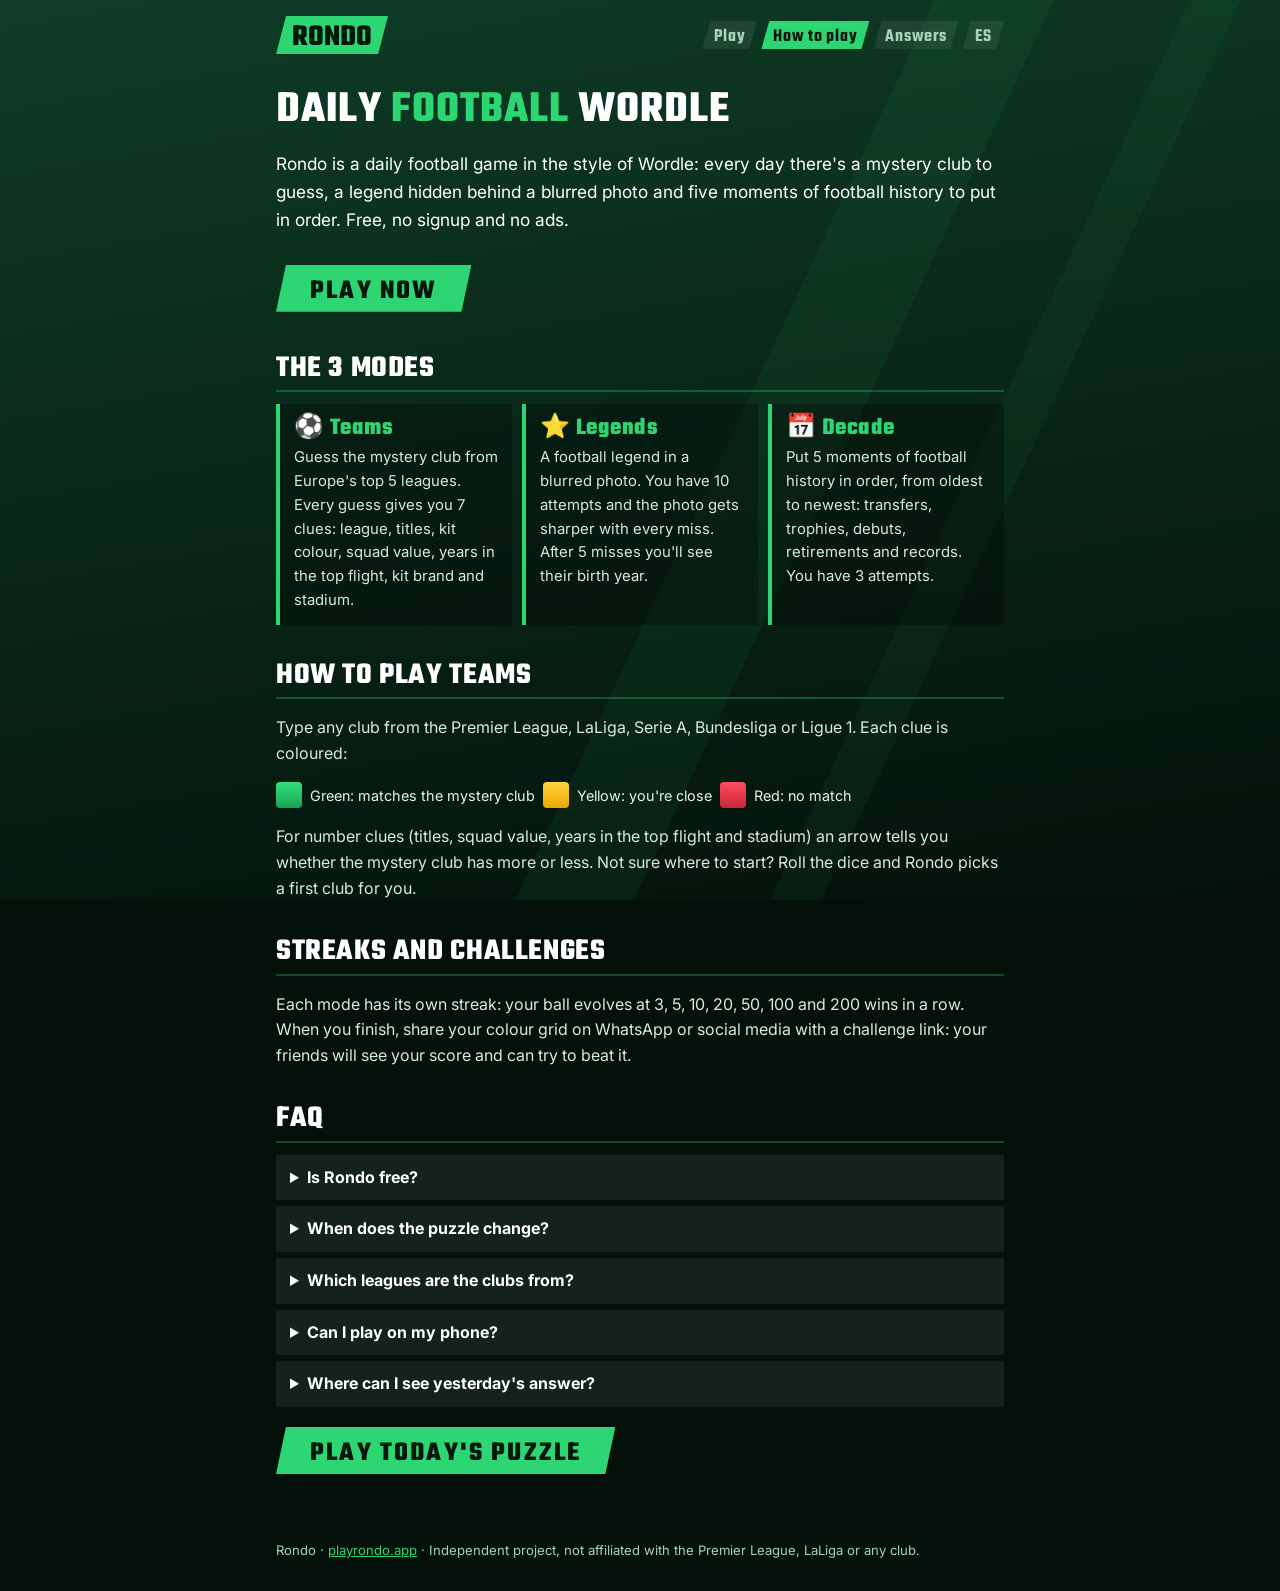
<file: football-wordle/index.html>
<!DOCTYPE html>
<html lang="en">
<head>
    <meta charset="UTF-8">
    <meta name="viewport" content="width=device-width, initial-scale=1.0">
    <title>Daily Football Wordle: guess the club, the legend and the history | Rondo</title>
    <meta name="description" content="Rondo is a free football Wordle: guess the mystery club from 7 clues every day, recognise a legend from a blurred photo and put football history in order. No signup.">
    <link rel="canonical" href="https://playrondo.app/football-wordle/">
    <link rel="alternate" hreflang="en" href="https://playrondo.app/football-wordle/">
    <link rel="alternate" hreflang="es" href="https://playrondo.app/wordle-de-futbol/">
    <link rel="alternate" hreflang="x-default" href="https://playrondo.app/">

    <link rel="icon" href="/favicon.ico" sizes="any">
    <link rel="apple-touch-icon" href="/icons/apple-touch-icon.png">
    <meta name="theme-color" content="#0f3d27">

    <meta property="og:type" content="website">
    <meta property="og:site_name" content="Rondo">
    <meta property="og:url" content="https://playrondo.app/football-wordle/">
    <meta property="og:title" content="Daily Football Wordle | Rondo">
    <meta property="og:description" content="Guess the mystery club, the blurred legend and put football history in order. A new challenge every day, free and no signup.">
    <meta property="og:image" content="https://playrondo.app/icons/og-image.jpg">
    <meta name="twitter:card" content="summary_large_image">

    <link rel="preconnect" href="https://fonts.googleapis.com">
    <link rel="preconnect" href="https://fonts.gstatic.com" crossorigin>
    <link href="https://fonts.googleapis.com/css2?family=Inter:wght@400;600;800&family=Teko:wght@600;700&display=swap" rel="stylesheet">
    <link rel="stylesheet" href="/pages/pages.css">

    <!-- Google Analytics -->
    <script async src="https://www.googletagmanager.com/gtag/js?id=G-FS0NJZW97X"></script>
    <script>
        window.dataLayer = window.dataLayer || [];
        function gtag(){dataLayer.push(arguments);}
        gtag('js', new Date());
        gtag('config', 'G-FS0NJZW97X', { 'anonymize_ip': true });
    </script>

    <script type="application/ld+json">
    {
        "@context": "https://schema.org",
        "@type": "FAQPage",
        "mainEntity": [
            { "@type": "Question", "name": "Is Rondo free?", "acceptedAnswer": { "@type": "Answer", "text": "Yes. Rondo is free, with no signup and no ads." } },
            { "@type": "Question", "name": "When does the puzzle change?", "acceptedAnswer": { "@type": "Answer", "text": "Every day at midnight there is a new club, a new legend and 5 new history events, the same for every player." } },
            { "@type": "Question", "name": "Which leagues are the clubs from?", "acceptedAnswer": { "@type": "Answer", "text": "From Europe's top 5 leagues in the 2026-27 season: Premier League, LaLiga, Serie A, Bundesliga and Ligue 1." } },
            { "@type": "Question", "name": "Where can I see yesterday's answer?", "acceptedAnswer": { "@type": "Answer", "text": "On Rondo's answers page: playrondo.app/answers/" } }
        ]
    }
    </script>
</head>
<body>
    <header class="site-header">
        <a class="logo-link" href="/"><span class="ron">RONDO</span></a>
        <nav class="site-nav">
            <a href="/">Play</a>
            <a href="/football-wordle/" class="current">How to play</a>
            <a href="/answers/">Answers</a>
            <a href="/wordle-de-futbol/" hreflang="es">ES</a>
        </nav>
    </header>

    <main>
        <h1>Daily <em>football</em> Wordle</h1>
        <p class="lead">Rondo is a daily football game in the style of Wordle: every day there's a mystery club to guess, a legend hidden behind a blurred photo and five moments of football history to put in order. Free, no signup and no ads.</p>
        <a class="cta" href="/">Play now</a>

        <h2>The 3 modes</h2>
        <div class="modes">
            <section class="mode-card">
                <h3>⚽ Teams</h3>
                <p>Guess the mystery club from Europe's top 5 leagues. Every guess gives you 7 clues: league, titles, kit colour, squad value, years in the top flight, kit brand and stadium.</p>
            </section>
            <section class="mode-card">
                <h3>⭐ Legends</h3>
                <p>A football legend in a blurred photo. You have 10 attempts and the photo gets sharper with every miss. After 5 misses you'll see their birth year.</p>
            </section>
            <section class="mode-card">
                <h3>📅 Decade</h3>
                <p>Put 5 moments of football history in order, from oldest to newest: transfers, trophies, debuts, retirements and records. You have 3 attempts.</p>
            </section>
        </div>

        <h2>How to play Teams</h2>
        <p>Type any club from the Premier League, LaLiga, Serie A, Bundesliga or Ligue 1. Each clue is coloured:</p>
        <div class="clues">
            <span class="clue"><i class="g"></i> Green: matches the mystery club</span>
            <span class="clue"><i class="y"></i> Yellow: you're close</span>
            <span class="clue"><i class="r"></i> Red: no match</span>
        </div>
        <p>For number clues (titles, squad value, years in the top flight and stadium) an arrow tells you whether the mystery club has more or less. Not sure where to start? Roll the dice and Rondo picks a first club for you.</p>

        <h2>Streaks and challenges</h2>
        <p>Each mode has its own streak: your ball evolves at 3, 5, 10, 20, 50, 100 and 200 wins in a row. When you finish, share your colour grid on WhatsApp or social media with a challenge link: your friends will see your score and can try to beat it.</p>

        <h2>FAQ</h2>
        <div class="faq">
            <details><summary>Is Rondo free?</summary><p>Yes. It's free, with no signup and no ads.</p></details>
            <details><summary>When does the puzzle change?</summary><p>Every day at midnight there's a new club, a new legend and 5 new history events, the same for every player.</p></details>
            <details><summary>Which leagues are the clubs from?</summary><p>From Europe's top 5 leagues in the 2026-27 season: Premier League, LaLiga, Serie A, Bundesliga and Ligue 1 (96 clubs).</p></details>
            <details><summary>Can I play on my phone?</summary><p>Yes, and you can add Rondo to your home screen to open it like an app.</p></details>
            <details><summary>Where can I see yesterday's answer?</summary><p>On Rondo's <a href="/answers/">answers page</a>. We only show finished days, never today's puzzle.</p></details>
        </div>

        <a class="cta" href="/">Play today's puzzle</a>
    </main>

    <footer class="site-footer">Rondo · <a href="/">playrondo.app</a> · Independent project, not affiliated with the Premier League, LaLiga or any club.</footer>
</body>
</html>
</file>
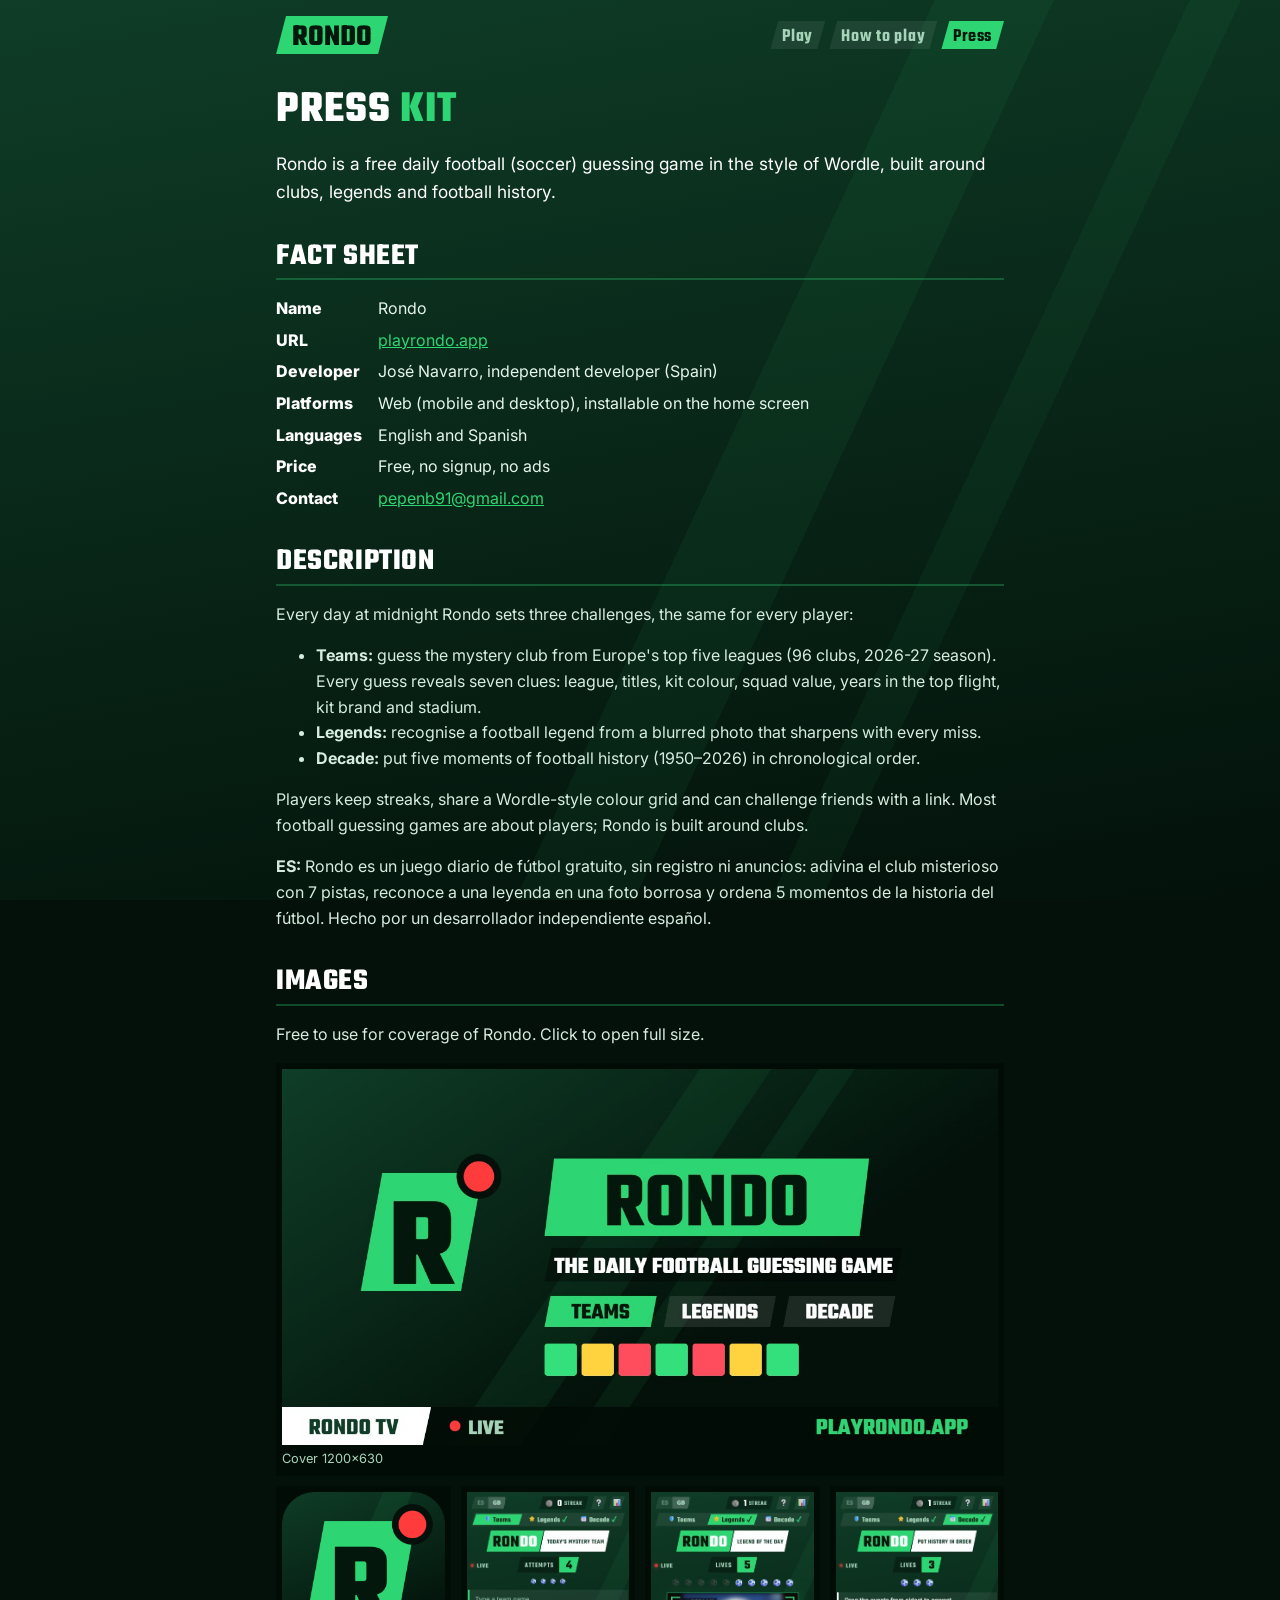
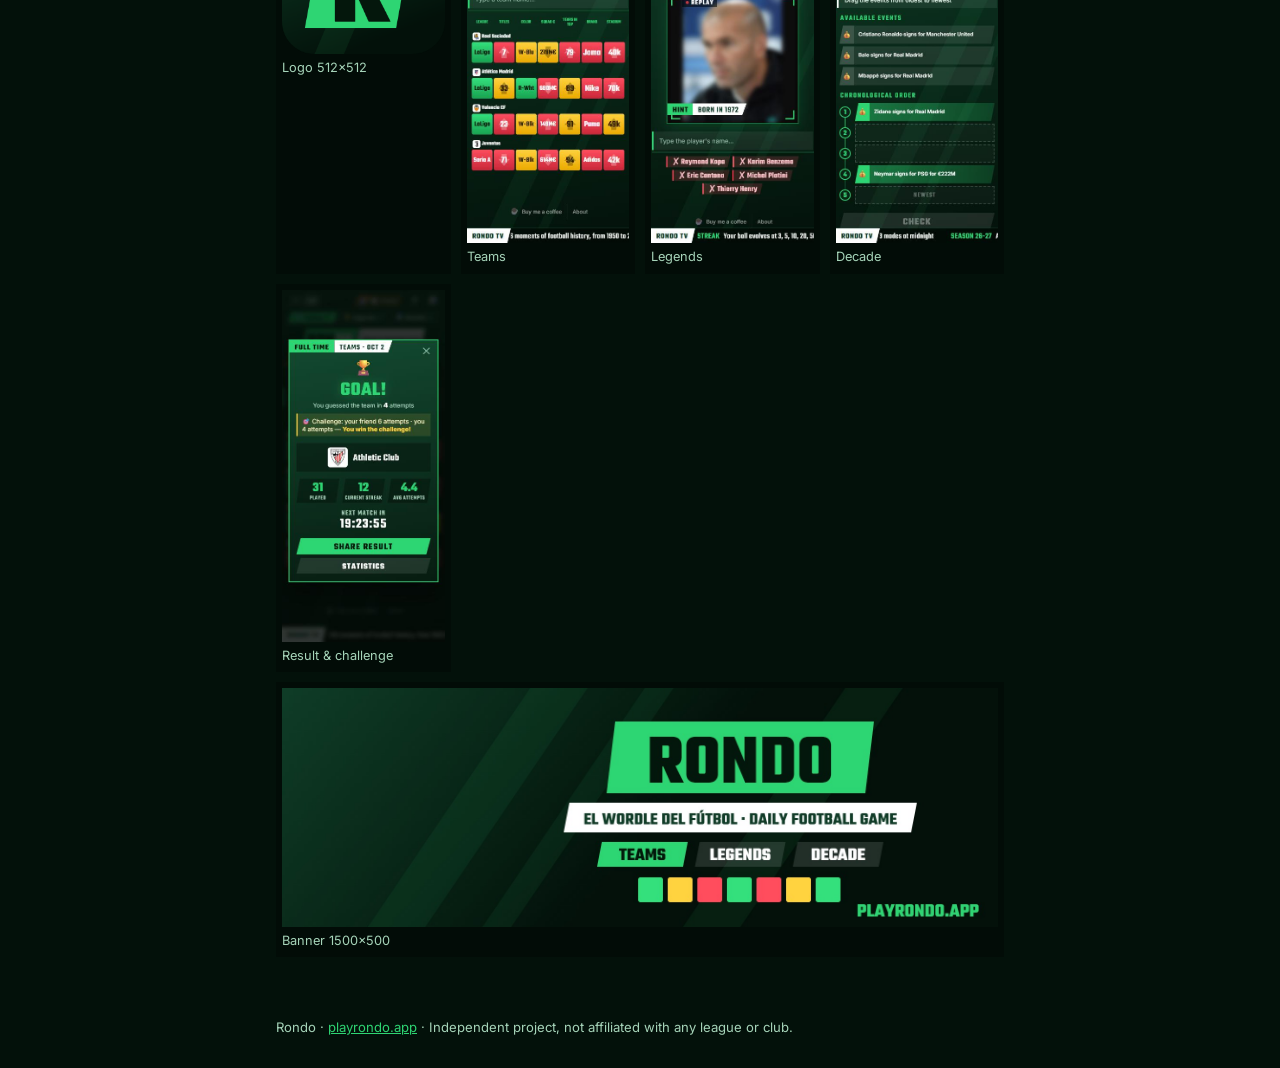
<file: press/index.html>
<!DOCTYPE html>
<html lang="en">
<head>
    <meta charset="UTF-8">
    <meta name="viewport" content="width=device-width, initial-scale=1.0">
    <title>Rondo — Press kit</title>
    <meta name="description" content="Rondo press kit: fact sheet, description, logo, cover image and screenshots of the daily football guessing game.">
    <link rel="canonical" href="https://playrondo.app/press/">
    <link rel="icon" href="/favicon.ico" sizes="any">
    <meta name="theme-color" content="#0f3d27">
    <link rel="preconnect" href="https://fonts.googleapis.com">
    <link rel="preconnect" href="https://fonts.gstatic.com" crossorigin>
    <link href="https://fonts.googleapis.com/css2?family=Inter:wght@400;600;800&family=Teko:wght@600;700&display=swap" rel="stylesheet">
    <link rel="stylesheet" href="/pages/pages.css">
    <style>
        .gallery { display: grid; grid-template-columns: repeat(auto-fit, minmax(150px, 1fr)); gap: 10px; }
        .gallery a { display: block; background: var(--panel-dark); padding: 6px; text-decoration: none; font-size: 0.8rem; color: var(--muted); }
        .gallery img { width: 100%; display: block; margin-bottom: 4px; }
        .wide { grid-column: 1 / -1; }
        dl { display: grid; grid-template-columns: max-content 1fr; gap: 6px 16px; }
        dt { font-weight: 800; color: #fff; }
        dd { margin: 0; }
    </style>
</head>
<body>
    <header class="site-header">
        <a class="logo-link" href="/"><span class="ron">RONDO</span></a>
        <nav class="site-nav">
            <a href="/">Play</a>
            <a href="/football-wordle/">How to play</a>
            <a href="/press/" class="current">Press</a>
        </nav>
    </header>

    <main>
        <h1>Press <em>kit</em></h1>
        <p class="lead">Rondo is a free daily football (soccer) guessing game in the style of Wordle, built around clubs, legends and football history.</p>

        <h2>Fact sheet</h2>
        <dl>
            <dt>Name</dt><dd>Rondo</dd>
            <dt>URL</dt><dd><a href="https://playrondo.app">playrondo.app</a></dd>
            <dt>Developer</dt><dd>José Navarro, independent developer (Spain)</dd>
            <dt>Platforms</dt><dd>Web (mobile and desktop), installable on the home screen</dd>
            <dt>Languages</dt><dd>English and Spanish</dd>
            <dt>Price</dt><dd>Free, no signup, no ads</dd>
            <dt>Contact</dt><dd><a href="mailto:pepenb91@gmail.com">pepenb91@gmail.com</a></dd>
        </dl>

        <h2>Description</h2>
        <p>Every day at midnight Rondo sets three challenges, the same for every player:</p>
        <ul>
            <li><strong>Teams:</strong> guess the mystery club from Europe's top five leagues (96 clubs, 2026-27 season). Every guess reveals seven clues: league, titles, kit colour, squad value, years in the top flight, kit brand and stadium.</li>
            <li><strong>Legends:</strong> recognise a football legend from a blurred photo that sharpens with every miss.</li>
            <li><strong>Decade:</strong> put five moments of football history (1950–2026) in chronological order.</li>
        </ul>
        <p>Players keep streaks, share a Wordle-style colour grid and can challenge friends with a link. Most football guessing games are about players; Rondo is built around clubs.</p>
        <p><strong>ES:</strong> Rondo es un juego diario de fútbol gratuito, sin registro ni anuncios: adivina el club misterioso con 7 pistas, reconoce a una leyenda en una foto borrosa y ordena 5 momentos de la historia del fútbol. Hecho por un desarrollador independiente español.</p>

        <h2>Images</h2>
        <p>Free to use for coverage of Rondo. Click to open full size.</p>
        <div class="gallery">
            <a class="wide" href="/icons/og-image.jpg" target="_blank"><img src="/icons/og-image.jpg" alt="Rondo cover 1200x630">Cover 1200×630</a>
            <a href="/icons/icon-512.png" target="_blank"><img src="/icons/icon-512.png" alt="Rondo logo">Logo 512×512</a>
            <a href="/press/1-teams-movil.jpg" target="_blank"><img src="/press/1-teams-movil.jpg" alt="Teams mode" loading="lazy">Teams</a>
            <a href="/press/2-legends-movil.jpg" target="_blank"><img src="/press/2-legends-movil.jpg" alt="Legends mode" loading="lazy">Legends</a>
            <a href="/press/3-decade-movil.jpg" target="_blank"><img src="/press/3-decade-movil.jpg" alt="Decade mode" loading="lazy">Decade</a>
            <a href="/press/4-resultado-reto-movil.jpg" target="_blank"><img src="/press/4-resultado-reto-movil.jpg" alt="Result screen with friend challenge" loading="lazy">Result & challenge</a>
            <a class="wide" href="/icons/banner-1500x500.jpg" target="_blank"><img src="/icons/banner-1500x500.jpg" alt="Rondo banner" loading="lazy">Banner 1500×500</a>
        </div>
    </main>

    <footer class="site-footer">Rondo · <a href="/">playrondo.app</a> · Independent project, not affiliated with any league or club.</footer>
</body>
</html>
</file>
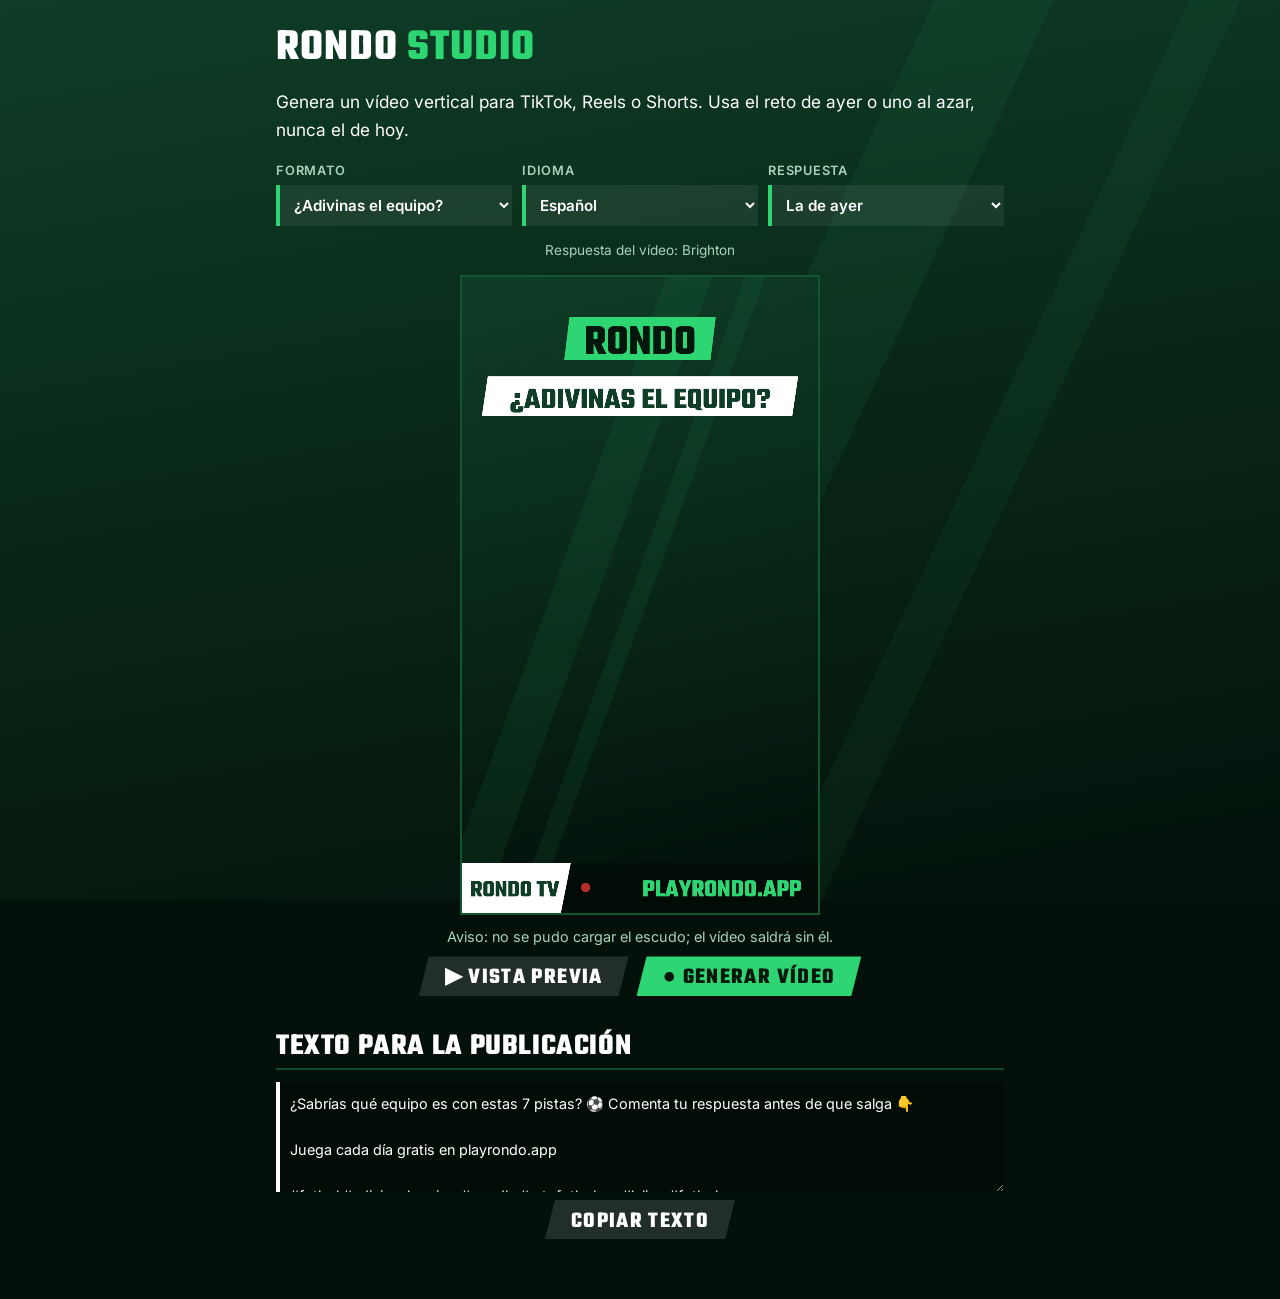
<file: studio/index.html>
<!DOCTYPE html>
<html lang="es">
<head>
    <meta charset="UTF-8">
    <meta name="viewport" content="width=device-width, initial-scale=1.0">
    <title>Rondo Studio</title>
    <!-- Herramienta interna: no indexar -->
    <meta name="robots" content="noindex, nofollow">
    <link rel="icon" href="/favicon.ico" sizes="any">
    <!-- Para añadirlo a la pantalla de inicio del iPhone como "Vídeo Rondo" -->
    <link rel="apple-touch-icon" href="/icons/apple-touch-icon.png">
    <meta name="apple-mobile-web-app-title" content="Vídeo Rondo">
    <meta name="theme-color" content="#0f3d27">
    <link rel="preconnect" href="https://fonts.googleapis.com">
    <link rel="preconnect" href="https://fonts.gstatic.com" crossorigin>
    <link href="https://fonts.googleapis.com/css2?family=Inter:wght@400;600;800&family=Teko:wght@500;600;700&display=swap" rel="stylesheet">
    <link rel="stylesheet" href="/pages/pages.css">
    <style>
        .studio { max-width: 760px; margin: 0 auto; padding: 16px 16px 60px; }
        .controls { display: grid; grid-template-columns: repeat(auto-fit, minmax(150px, 1fr)); gap: 10px; margin: 14px 0; }
        .controls label { display: flex; flex-direction: column; gap: 4px; font-size: 0.8rem; color: var(--muted); font-weight: 600; text-transform: uppercase; letter-spacing: 0.06em; }
        .controls select { background: var(--panel); color: #fff; border: 0; border-left: 4px solid var(--rondo-green); padding: 10px; font: inherit; font-size: 0.95rem; text-transform: none; letter-spacing: 0; }
        .controls option { background: #082416; }
        .preview-wrap { display: flex; justify-content: center; margin: 10px 0; }
        canvas { width: min(100%, 360px); aspect-ratio: 9 / 16; background: #000; border: 2px solid rgba(46, 213, 115, 0.4); }
        .actions { display: flex; flex-wrap: wrap; gap: 8px; justify-content: center; }
        .actions button, .actions a { border: 0; cursor: pointer; text-decoration: none; font-family: var(--font-display); font-size: 1.4rem; font-weight: 700; letter-spacing: 0.06em; text-transform: uppercase; line-height: 1; padding: 11px 26px 6px; clip-path: var(--para-wide); background: rgba(255,255,255,0.12); color: #fff; }
        .actions .primary { background: var(--rondo-green); color: var(--rondo-ink); }
        .actions [hidden] { display: none; }
        .actions button:disabled { opacity: 0.5; cursor: wait; }
        #status { text-align: center; color: var(--muted); font-size: 0.9rem; min-height: 1.4em; margin: 8px 0; }
        textarea { width: 100%; min-height: 110px; background: var(--panel-dark); color: #fff; border: 0; border-left: 4px solid #fff; padding: 10px; font: inherit; font-size: 0.9rem; }
        .answer-peek { font-size: 0.85rem; color: var(--muted); text-align: center; }
    </style>
</head>
<body>
    <main class="studio">
        <h1>Rondo <em>Studio</em></h1>
        <p class="lead">Genera un vídeo vertical para TikTok, Reels o Shorts. Usa el reto de ayer o uno al azar, nunca el de hoy.</p>

        <div class="controls">
            <label>Formato
                <select id="format">
                    <option value="team">¿Adivinas el equipo?</option>
                    <option value="legend">¿Quién es esta leyenda?</option>
                </select>
            </label>
            <label>Idioma
                <select id="lang">
                    <option value="es">Español</option>
                    <option value="en">English</option>
                </select>
            </label>
            <label>Respuesta
                <select id="source">
                    <option value="yesterday">La de ayer</option>
                    <option value="random">Al azar (no la de hoy)</option>
                </select>
            </label>
        </div>

        <p class="answer-peek" id="answer-peek"></p>
        <div class="preview-wrap"><canvas id="canvas" width="1080" height="1920"></canvas></div>
        <p id="status"></p>

        <div class="actions">
            <button id="preview-btn">▶ Vista previa</button>
            <button id="record-btn" class="primary">● Generar vídeo</button>
            <button id="share-btn" class="primary" hidden>Compartir</button>
            <a id="download-link" class="primary" hidden>Descargar</a>
        </div>

        <h2>Texto para la publicación</h2>
        <textarea id="caption" readonly></textarea>
        <div class="actions"><button id="copy-btn">Copiar texto</button></div>
    </main>

    <script src="/decade_events.js?v=20261002"></script>
    <script src="/data.js?v=20261013"></script>
    <script src="/studio/studio.js?v=20261003c"></script>
</body>
</html>
</file>
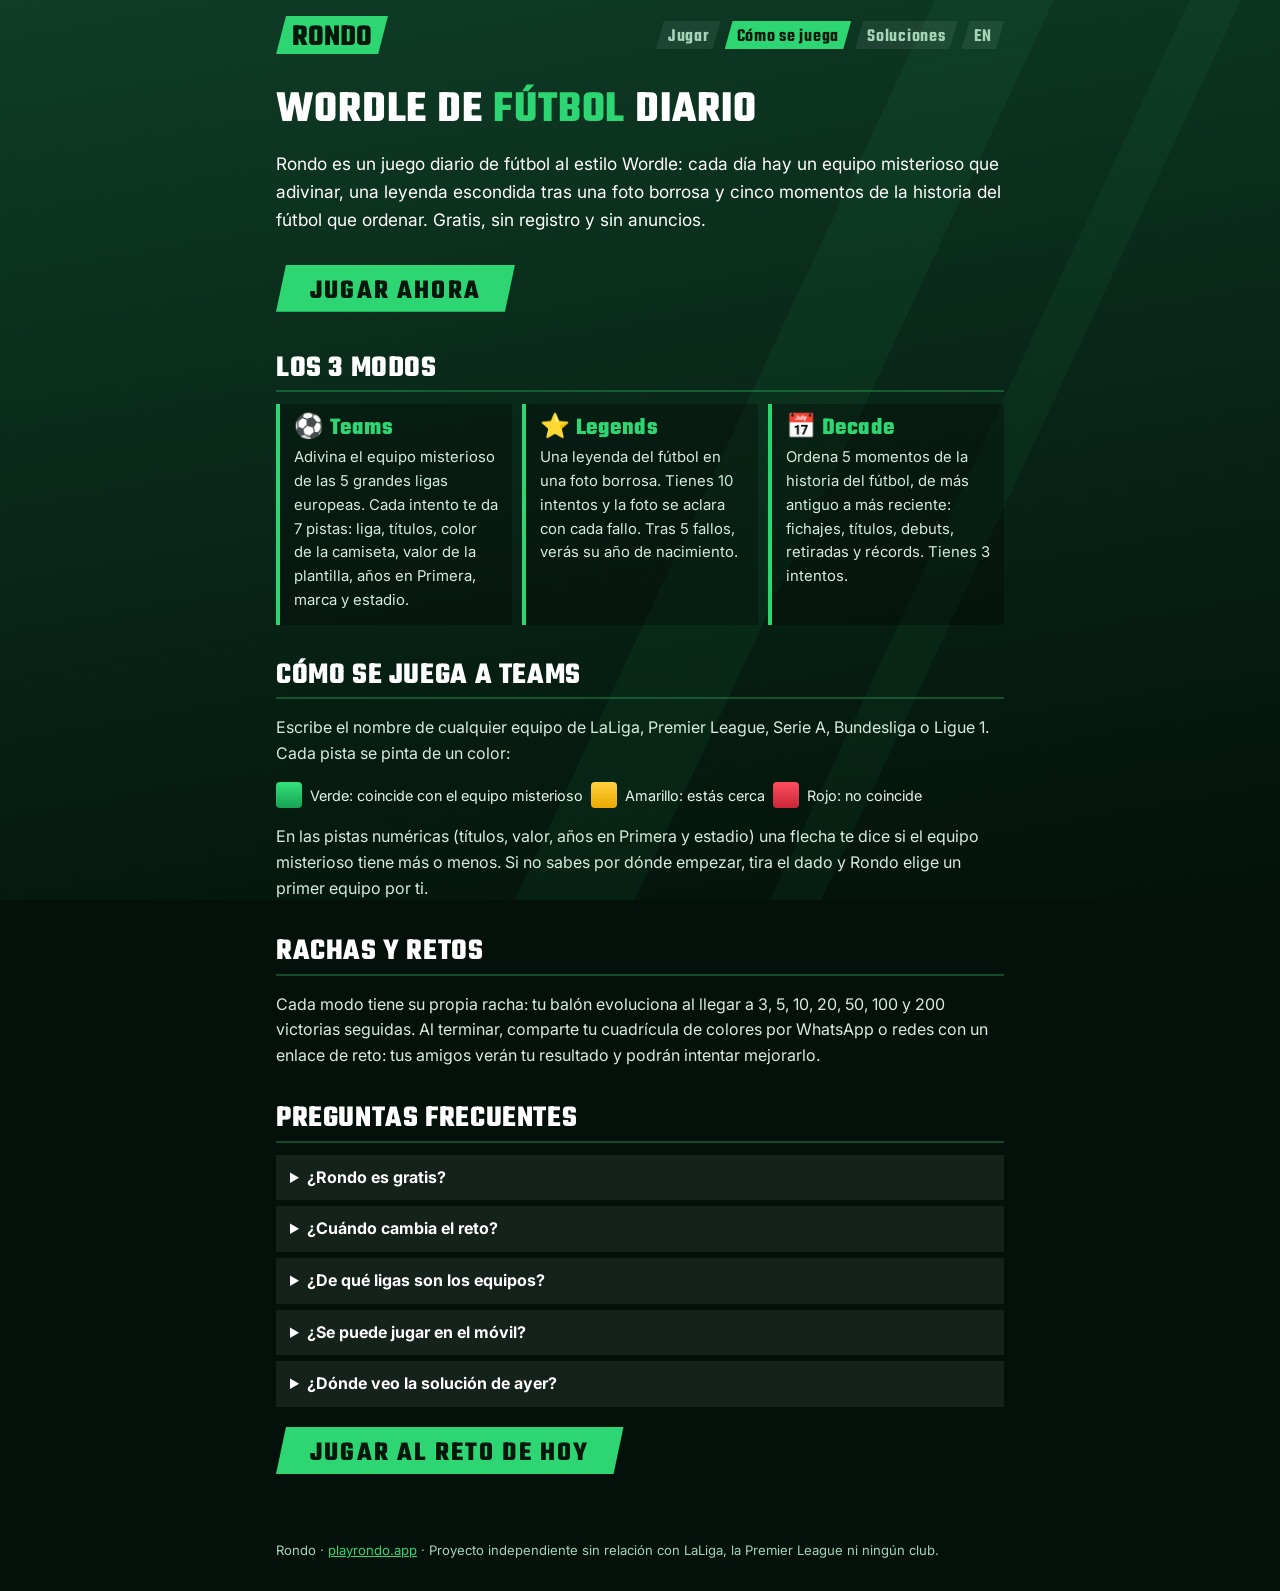
<file: wordle-de-futbol/index.html>
<!DOCTYPE html>
<html lang="es">
<head>
    <meta charset="UTF-8">
    <meta name="viewport" content="width=device-width, initial-scale=1.0">
    <title>Wordle de fútbol diario: adivina el equipo, la leyenda y la historia | Rondo</title>
    <meta name="description" content="Rondo es un Wordle de fútbol gratis: adivina cada día el equipo misterioso con 7 pistas, reconoce a una leyenda en una foto borrosa y ordena la historia del fútbol. Sin registro.">
    <link rel="canonical" href="https://playrondo.app/wordle-de-futbol/">
    <link rel="alternate" hreflang="es" href="https://playrondo.app/wordle-de-futbol/">
    <link rel="alternate" hreflang="en" href="https://playrondo.app/football-wordle/">
    <link rel="alternate" hreflang="x-default" href="https://playrondo.app/">

    <link rel="icon" href="/favicon.ico" sizes="any">
    <link rel="apple-touch-icon" href="/icons/apple-touch-icon.png">
    <meta name="theme-color" content="#0f3d27">

    <meta property="og:type" content="website">
    <meta property="og:site_name" content="Rondo">
    <meta property="og:url" content="https://playrondo.app/wordle-de-futbol/">
    <meta property="og:title" content="Wordle de fútbol diario | Rondo">
    <meta property="og:description" content="Adivina el equipo misterioso, la leyenda borrosa y ordena la historia del fútbol. Un reto nuevo cada día, gratis y sin registro.">
    <meta property="og:image" content="https://playrondo.app/icons/og-image.jpg">
    <meta name="twitter:card" content="summary_large_image">

    <link rel="preconnect" href="https://fonts.googleapis.com">
    <link rel="preconnect" href="https://fonts.gstatic.com" crossorigin>
    <link href="https://fonts.googleapis.com/css2?family=Inter:wght@400;600;800&family=Teko:wght@600;700&display=swap" rel="stylesheet">
    <link rel="stylesheet" href="/pages/pages.css">

    <!-- Google Analytics -->
    <script async src="https://www.googletagmanager.com/gtag/js?id=G-FS0NJZW97X"></script>
    <script>
        window.dataLayer = window.dataLayer || [];
        function gtag(){dataLayer.push(arguments);}
        gtag('js', new Date());
        gtag('config', 'G-FS0NJZW97X', { 'anonymize_ip': true });
    </script>

    <script type="application/ld+json">
    {
        "@context": "https://schema.org",
        "@type": "FAQPage",
        "mainEntity": [
            { "@type": "Question", "name": "¿Rondo es gratis?", "acceptedAnswer": { "@type": "Answer", "text": "Sí. Rondo es gratis, sin registro y sin anuncios." } },
            { "@type": "Question", "name": "¿Cuándo cambia el reto?", "acceptedAnswer": { "@type": "Answer", "text": "Cada día a medianoche hay un equipo, una leyenda y 5 eventos nuevos, iguales para todos los jugadores." } },
            { "@type": "Question", "name": "¿De qué ligas son los equipos?", "acceptedAnswer": { "@type": "Answer", "text": "De las 5 grandes ligas europeas en la temporada 2026-27: LaLiga, Premier League, Serie A, Bundesliga y Ligue 1." } },
            { "@type": "Question", "name": "¿Dónde veo la solución de ayer?", "acceptedAnswer": { "@type": "Answer", "text": "En la página de soluciones de Rondo: playrondo.app/soluciones/" } }
        ]
    }
    </script>
</head>
<body>
    <header class="site-header">
        <a class="logo-link" href="/"><span class="ron">RONDO</span></a>
        <nav class="site-nav">
            <a href="/">Jugar</a>
            <a href="/wordle-de-futbol/" class="current">Cómo se juega</a>
            <a href="/soluciones/">Soluciones</a>
            <a href="/football-wordle/" hreflang="en">EN</a>
        </nav>
    </header>

    <main>
        <h1>Wordle de <em>fútbol</em> diario</h1>
        <p class="lead">Rondo es un juego diario de fútbol al estilo Wordle: cada día hay un equipo misterioso que adivinar, una leyenda escondida tras una foto borrosa y cinco momentos de la historia del fútbol que ordenar. Gratis, sin registro y sin anuncios.</p>
        <a class="cta" href="/">Jugar ahora</a>

        <h2>Los 3 modos</h2>
        <div class="modes">
            <section class="mode-card">
                <h3>⚽ Teams</h3>
                <p>Adivina el equipo misterioso de las 5 grandes ligas europeas. Cada intento te da 7 pistas: liga, títulos, color de la camiseta, valor de la plantilla, años en Primera, marca y estadio.</p>
            </section>
            <section class="mode-card">
                <h3>⭐ Legends</h3>
                <p>Una leyenda del fútbol en una foto borrosa. Tienes 10 intentos y la foto se aclara con cada fallo. Tras 5 fallos, verás su año de nacimiento.</p>
            </section>
            <section class="mode-card">
                <h3>📅 Decade</h3>
                <p>Ordena 5 momentos de la historia del fútbol, de más antiguo a más reciente: fichajes, títulos, debuts, retiradas y récords. Tienes 3 intentos.</p>
            </section>
        </div>

        <h2>Cómo se juega a Teams</h2>
        <p>Escribe el nombre de cualquier equipo de LaLiga, Premier League, Serie A, Bundesliga o Ligue 1. Cada pista se pinta de un color:</p>
        <div class="clues">
            <span class="clue"><i class="g"></i> Verde: coincide con el equipo misterioso</span>
            <span class="clue"><i class="y"></i> Amarillo: estás cerca</span>
            <span class="clue"><i class="r"></i> Rojo: no coincide</span>
        </div>
        <p>En las pistas numéricas (títulos, valor, años en Primera y estadio) una flecha te dice si el equipo misterioso tiene más o menos. Si no sabes por dónde empezar, tira el dado y Rondo elige un primer equipo por ti.</p>

        <h2>Rachas y retos</h2>
        <p>Cada modo tiene su propia racha: tu balón evoluciona al llegar a 3, 5, 10, 20, 50, 100 y 200 victorias seguidas. Al terminar, comparte tu cuadrícula de colores por WhatsApp o redes con un enlace de reto: tus amigos verán tu resultado y podrán intentar mejorarlo.</p>

        <h2>Preguntas frecuentes</h2>
        <div class="faq">
            <details><summary>¿Rondo es gratis?</summary><p>Sí. Es gratis, sin registro y sin anuncios.</p></details>
            <details><summary>¿Cuándo cambia el reto?</summary><p>Cada día a medianoche hay un equipo, una leyenda y 5 eventos nuevos, los mismos para todos los jugadores.</p></details>
            <details><summary>¿De qué ligas son los equipos?</summary><p>De las 5 grandes ligas europeas en la temporada 2026-27: LaLiga, Premier League, Serie A, Bundesliga y Ligue 1 (96 equipos).</p></details>
            <details><summary>¿Se puede jugar en el móvil?</summary><p>Sí, y puedes añadir Rondo a la pantalla de inicio para abrirlo como una app.</p></details>
            <details><summary>¿Dónde veo la solución de ayer?</summary><p>En la página de <a href="/soluciones/">soluciones de Rondo</a>. Solo mostramos días ya terminados, nunca el reto de hoy.</p></details>
        </div>

        <a class="cta" href="/">Jugar al reto de hoy</a>
    </main>

    <footer class="site-footer">Rondo · <a href="/">playrondo.app</a> · Proyecto independiente sin relación con LaLiga, la Premier League ni ningún club.</footer>
</body>
</html>
</file>
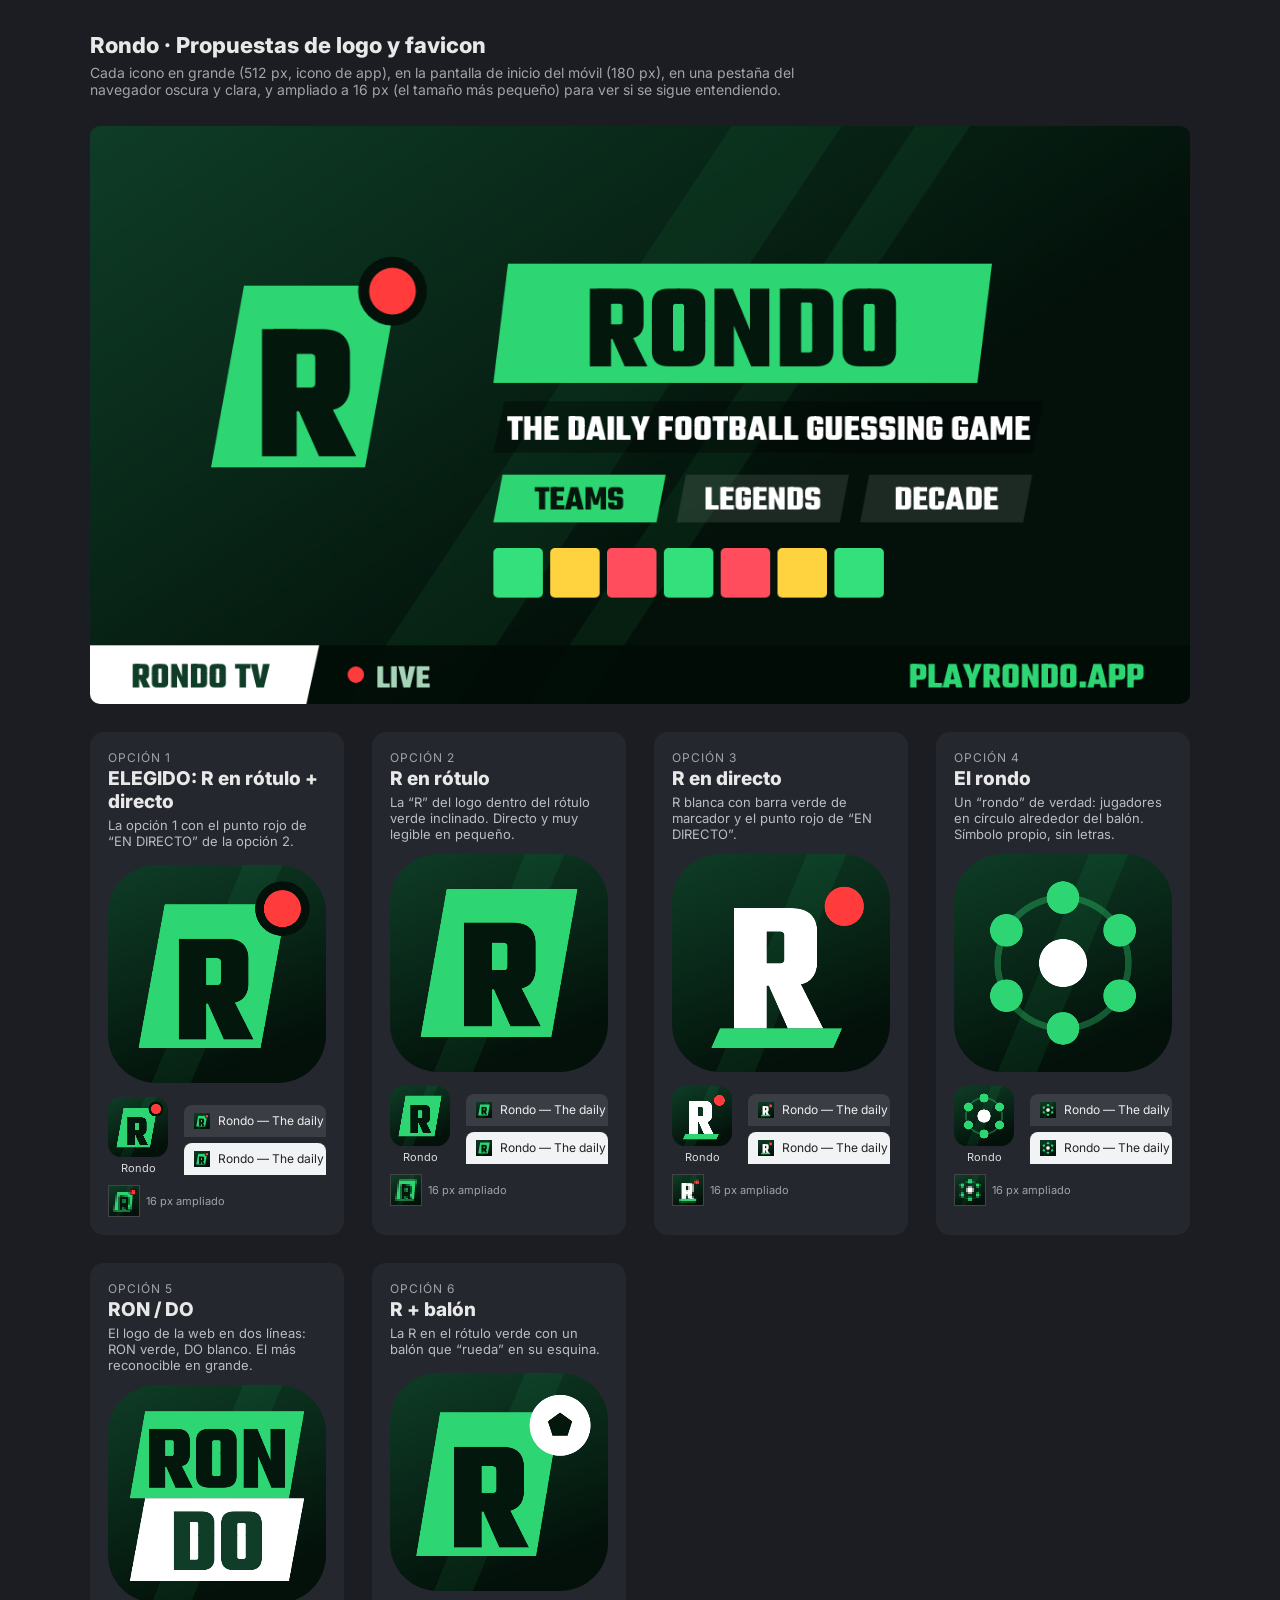
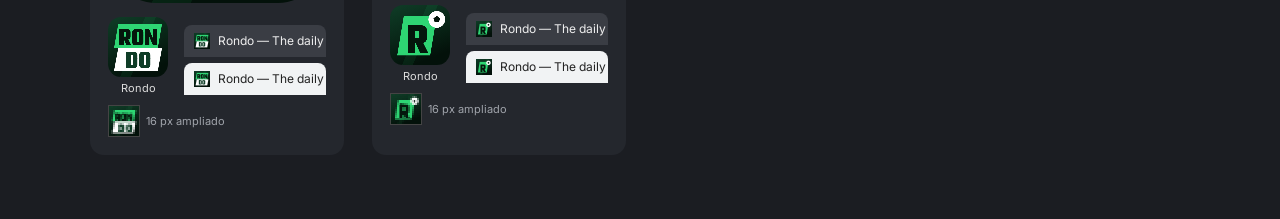
<file: icons/logo.html>
<!DOCTYPE html>
<html lang="es">
<head>
<meta charset="UTF-8">
<meta name="viewport" content="width=device-width, initial-scale=1.0">
<title>Rondo · Propuestas de logo</title>
<link rel="preconnect" href="https://fonts.googleapis.com">
<link rel="preconnect" href="https://fonts.gstatic.com" crossorigin>
<link href="https://fonts.googleapis.com/css2?family=Teko:wght@600;700&family=Inter:wght@400;600;800&display=swap" rel="stylesheet">
<style>
    * { box-sizing: border-box; margin: 0; padding: 0; }
    body { background: #1b1d22; color: #e8e8e8; font-family: Inter, system-ui, sans-serif; padding: 32px 16px 64px; }
    .page-head { max-width: 1100px; margin: 0 auto 28px; }
    .page-head h1 { font-size: 22px; font-weight: 800; }
    .page-head p { color: #a0a4ab; margin-top: 6px; font-size: 14px; max-width: 760px; }
    .grid { display: grid; grid-template-columns: repeat(auto-fit, minmax(250px, 1fr)); gap: 28px; max-width: 1100px; margin: 0 auto; }
    .option { background: #24272d; border-radius: 14px; padding: 18px; }
    .label { font-size: 12px; letter-spacing: .08em; text-transform: uppercase; color: #a0a4ab; }
    .title { font-size: 19px; font-weight: 800; margin: 2px 0 4px; }
    .desc { font-size: 13px; color: #b9bdc4; min-height: 36px; margin-bottom: 12px; }
    .big { width: 100%; aspect-ratio: 1; border-radius: 22%; display: block; }
    .row { display: flex; align-items: flex-end; gap: 16px; margin-top: 14px; }
    .home { text-align: center; font-size: 11px; color: #ddd; }
    .home canvas { width: 60px; height: 60px; border-radius: 22%; display: block; margin-bottom: 4px; }
    .tab { flex: 1; display: flex; align-items: center; gap: 8px; background: #3a3d44; border-radius: 8px 8px 0 0; padding: 8px 10px; font-size: 12px; color: #eee; white-space: nowrap; overflow: hidden; }
    .tab canvas { width: 16px; height: 16px; flex-shrink: 0; }
    .tab.light { background: #f1f3f4; color: #222; }
    .px16 { display: flex; gap: 6px; align-items: center; margin-top: 10px; font-size: 11px; color: #a0a4ab; }
    .px16 canvas { image-rendering: pixelated; width: 32px; height: 32px; border: 1px solid #444; }
</style>
</head>
<body>
    <div class="page-head">
        <h1>Rondo · Propuestas de logo y favicon</h1>
        <p>Cada icono en grande (512 px, icono de app), en la pantalla de inicio del móvil (180 px), en una pestaña del navegador oscura y clara, y ampliado a 16 px (el tamaño más pequeño) para ver si se sigue entendiendo.</p>
    </div>
    <div class="grid" id="grid"></div>

<script>
    const C = { green: '#2ed573', greenDark: '#18a352', ink: '#04170c', top: '#0f3d27', mid: '#082416', bottom: '#03110a', white: '#ffffff', red: '#ff3b3b' };

    function bg(ctx, s) {
        const g = ctx.createLinearGradient(0, 0, s * 0.4, s);
        g.addColorStop(0, C.top); g.addColorStop(0.6, C.mid); g.addColorStop(1, C.bottom);
        ctx.fillStyle = g; ctx.fillRect(0, 0, s, s);
        // Franja diagonal de TV
        ctx.save(); ctx.globalAlpha = 0.08; ctx.fillStyle = C.green;
        ctx.beginPath(); ctx.moveTo(s * 0.62, 0); ctx.lineTo(s * 0.8, 0); ctx.lineTo(s * 0.38, s); ctx.lineTo(s * 0.2, s); ctx.closePath(); ctx.fill(); ctx.restore();
    }
    function para(ctx, x, y, w, h, slant, color) {
        ctx.fillStyle = color; ctx.beginPath();
        ctx.moveTo(x + slant, y); ctx.lineTo(x + w, y); ctx.lineTo(x + w - slant, y + h); ctx.lineTo(x, y + h); ctx.closePath(); ctx.fill();
    }
    function text(ctx, str, x, y, size, color, align = 'center') {
        ctx.fillStyle = color; ctx.font = `700 ${size}px Teko`; ctx.textAlign = align; ctx.textBaseline = 'alphabetic'; ctx.fillText(str, x, y);
    }

    // Logo elegido: R en rótulo (opción 1) + punto rojo de "EN DIRECTO" (opción 2)
    // rounded: esquinas redondeadas (favicon); scale: margen extra para iconos "maskable" de Android
    function drawChosen(ctx, s, { rounded = false, scale = 1 } = {}) {
        if (rounded) {
            const r = s * 0.2;
            ctx.beginPath(); ctx.moveTo(r, 0); ctx.arcTo(s, 0, s, s, r); ctx.arcTo(s, s, 0, s, r); ctx.arcTo(0, s, 0, 0, r); ctx.arcTo(0, 0, s, 0, r); ctx.closePath(); ctx.clip();
        }
        bg(ctx, s);
        ctx.save();
        ctx.translate(s / 2, s / 2); ctx.scale(scale, scale); ctx.translate(-s / 2, -s / 2);
        para(ctx, s * 0.14, s * 0.18, s * 0.68, s * 0.66, s * 0.12, C.green);
        text(ctx, 'R', s * 0.48, s * 0.8, s * 0.72, C.ink);
        // Punto rojo con anillo oscuro para separarlo del rótulo
        ctx.fillStyle = C.bottom; ctx.beginPath(); ctx.arc(s * 0.8, s * 0.2, s * 0.125, 0, Math.PI * 2); ctx.fill();
        ctx.fillStyle = C.red; ctx.beginPath(); ctx.arc(s * 0.8, s * 0.2, s * 0.085, 0, Math.PI * 2); ctx.fill();
        ctx.restore();
    }

    // Imagen para compartir en redes (Open Graph), 1200x630
    function drawOG(ctx, W = 1200, H = 630) {
        const g = ctx.createLinearGradient(0, 0, W * 0.35, H);
        g.addColorStop(0, C.top); g.addColorStop(0.6, C.mid); g.addColorStop(1, C.bottom);
        ctx.fillStyle = g; ctx.fillRect(0, 0, W, H);
        ctx.save(); ctx.globalAlpha = 0.07; ctx.fillStyle = C.green;
        [[700, 820], [900, 960]].forEach(([a, b]) => { ctx.beginPath(); ctx.moveTo(a, 0); ctx.lineTo(b, 0); ctx.lineTo(b - 420, H); ctx.lineTo(a - 420, H); ctx.closePath(); ctx.fill(); });
        ctx.restore();

        // Icono a la izquierda
        const s = 300, ix = 90, iy = 120;
        ctx.save(); ctx.translate(ix, iy);
        para(ctx, s * 0.14, s * 0.18, s * 0.68, s * 0.66, s * 0.12, C.green);
        text(ctx, 'R', s * 0.48, s * 0.8, s * 0.72, C.ink);
        ctx.fillStyle = C.bottom; ctx.beginPath(); ctx.arc(s * 0.8, s * 0.2, s * 0.125, 0, Math.PI * 2); ctx.fill();
        ctx.fillStyle = C.red; ctx.beginPath(); ctx.arc(s * 0.8, s * 0.2, s * 0.085, 0, Math.PI * 2); ctx.fill();
        ctx.restore();

        // Logo RONDO + rótulo
        const lx = 440;
        para(ctx, lx, 150, 544, 130, 16, C.green);
        text(ctx, 'RONDO', lx + 272, 262, 132, C.ink);
        para(ctx, lx, 300, 600, 56, 12, 'rgba(0,0,0,0.35)');
        text(ctx, 'THE DAILY FOOTBALL GUESSING GAME', lx + 300, 342, 40, C.white);

        // Tres modos
        const modes = ['TEAMS', 'LEGENDS', 'DECADE'];
        modes.forEach((m, i) => {
            const x = lx + i * 200;
            para(ctx, x, 380, 188, 52, 10, i === 0 ? C.green : 'rgba(255,255,255,0.1)');
            text(ctx, m, x + 94, 418, 38, i === 0 ? C.ink : C.white);
        });

        // Casillas de pista de ejemplo
        const sq = [['#34e07c', C.ink], ['#ffd23f', '#2b1d00'], ['#ff4d5e', '#fff'], ['#34e07c', C.ink], ['#ff4d5e', '#fff'], ['#ffd23f', '#2b1d00'], ['#34e07c', C.ink]];
        sq.forEach(([col], i) => { ctx.fillStyle = col; ctx.beginPath(); ctx.roundRect(lx + i * 62, 460, 54, 54, 5); ctx.fill(); });

        // Barra inferior tipo TV
        ctx.fillStyle = 'rgba(2,12,7,0.92)'; ctx.fillRect(0, H - 64, W, 64);
        ctx.fillStyle = C.white; ctx.beginPath(); ctx.moveTo(0, H - 64); ctx.lineTo(250, H - 64); ctx.lineTo(236, H); ctx.lineTo(0, H); ctx.closePath(); ctx.fill();
        text(ctx, 'RONDO TV', 120, H - 18, 40, C.top);
        ctx.fillStyle = C.red; ctx.beginPath(); ctx.arc(290, H - 32, 9, 0, Math.PI * 2); ctx.fill();
        text(ctx, 'LIVE', 312, H - 18, 36, '#a6d4b9', 'left');
        text(ctx, 'PLAYRONDO.APP', W - 50, H - 18, 40, C.green, 'right');
    }

    // Portada para perfiles de redes (Bluesky, X, YouTube...), 1500x500.
    // La foto de perfil tapa la esquina inferior izquierda: el contenido va a la derecha
    function drawBanner(ctx, W = 1500, H = 500) {
        const g = ctx.createLinearGradient(0, 0, W * 0.4, H);
        g.addColorStop(0, C.top); g.addColorStop(0.6, C.mid); g.addColorStop(1, C.bottom);
        ctx.fillStyle = g; ctx.fillRect(0, 0, W, H);
        ctx.save(); ctx.globalAlpha = 0.07; ctx.fillStyle = C.green;
        [[520, 640], [760, 820], [1180, 1300]].forEach(([a, b]) => { ctx.beginPath(); ctx.moveTo(a, 0); ctx.lineTo(b, 0); ctx.lineTo(b - 340, H); ctx.lineTo(a - 340, H); ctx.closePath(); ctx.fill(); });
        ctx.restore();

        const cx = 960;
        para(ctx, cx - 280, 70, 560, 150, 18, C.green);
        text(ctx, 'RONDO', cx, 198, 150, C.ink);
        para(ctx, cx - 370, 240, 740, 62, 12, C.white);
        text(ctx, 'EL WORDLE DEL FÚTBOL · DAILY FOOTBALL GAME', cx, 285, 36, C.top);

        ['TEAMS', 'LEGENDS', 'DECADE'].forEach((m, i) => {
            const x = cx - 300 + i * 205;
            para(ctx, x, 322, 190, 52, 10, i === 0 ? C.green : 'rgba(255,255,255,0.12)');
            text(ctx, m, x + 95, 360, 38, i === 0 ? C.ink : C.white);
        });

        const sq = ['#34e07c', '#ffd23f', '#ff4d5e', '#34e07c', '#ff4d5e', '#ffd23f', '#34e07c'];
        sq.forEach((col, i) => { ctx.fillStyle = col; ctx.beginPath(); ctx.roundRect(cx - 214 + i * 62, 396, 52, 52, 5); ctx.fill(); });

        text(ctx, 'PLAYRONDO.APP', W - 40, H - 22, 40, C.green, 'right');
    }

    const OPTIONS = [
        { name: 'ELEGIDO: R en rótulo + directo', desc: 'La opción 1 con el punto rojo de “EN DIRECTO” de la opción 2.', draw: (ctx, s) => drawChosen(ctx, s) },
        {
            name: 'R en rótulo', desc: 'La “R” del logo dentro del rótulo verde inclinado. Directo y muy legible en pequeño.',
            draw(ctx, s) {
                bg(ctx, s);
                para(ctx, s * 0.14, s * 0.16, s * 0.72, s * 0.68, s * 0.12, C.green);
                text(ctx, 'R', s * 0.5, s * 0.79, s * 0.74, C.ink);
            }
        },
        {
            name: 'R en directo', desc: 'R blanca con barra verde de marcador y el punto rojo de “EN DIRECTO”.',
            draw(ctx, s) {
                bg(ctx, s);
                text(ctx, 'R', s * 0.47, s * 0.8, s * 0.86, C.white);
                para(ctx, s * 0.18, s * 0.8, s * 0.6, s * 0.09, s * 0.04, C.green);
                ctx.fillStyle = C.red; ctx.beginPath(); ctx.arc(s * 0.79, s * 0.24, s * 0.09, 0, Math.PI * 2); ctx.fill();
            }
        },
        {
            name: 'El rondo', desc: 'Un “rondo” de verdad: jugadores en círculo alrededor del balón. Símbolo propio, sin letras.',
            draw(ctx, s) {
                bg(ctx, s);
                const cx = s / 2, cy = s / 2, r = s * 0.3, n = 6;
                ctx.strokeStyle = 'rgba(46,213,115,0.35)'; ctx.lineWidth = s * 0.03;
                ctx.beginPath(); ctx.arc(cx, cy, r, 0, Math.PI * 2); ctx.stroke();
                ctx.fillStyle = C.green;
                for (let i = 0; i < n; i++) { const a = -Math.PI / 2 + i * 2 * Math.PI / n; ctx.beginPath(); ctx.arc(cx + r * Math.cos(a), cy + r * Math.sin(a), s * 0.075, 0, Math.PI * 2); ctx.fill(); }
                ctx.fillStyle = C.white; ctx.beginPath(); ctx.arc(cx, cy, s * 0.11, 0, Math.PI * 2); ctx.fill();
            }
        },
        {
            name: 'RON / DO', desc: 'El logo de la web en dos líneas: RON verde, DO blanco. El más reconocible en grande.',
            draw(ctx, s) {
                bg(ctx, s);
                para(ctx, s * 0.1, s * 0.12, s * 0.8, s * 0.4, s * 0.07, C.green);
                text(ctx, 'RON', s * 0.5, s * 0.47, s * 0.42, C.ink);
                para(ctx, s * 0.1, s * 0.52, s * 0.8, s * 0.38, s * 0.07, C.white);
                text(ctx, 'DO', s * 0.5, s * 0.85, s * 0.42, C.top);
            }
        },
        {
            name: 'R + balón', desc: 'La R en el rótulo verde con un balón que “rueda” en su esquina.',
            draw(ctx, s) {
                bg(ctx, s);
                para(ctx, s * 0.12, s * 0.18, s * 0.66, s * 0.66, s * 0.11, C.green);
                text(ctx, 'R', s * 0.45, s * 0.8, s * 0.72, C.ink);
                const bx = s * 0.78, by = s * 0.24, br = s * 0.14;
                ctx.fillStyle = C.white; ctx.beginPath(); ctx.arc(bx, by, br, 0, Math.PI * 2); ctx.fill();
                ctx.fillStyle = C.ink; ctx.beginPath();
                for (let i = 0; i < 5; i++) { const a = -Math.PI / 2 + i * 2 * Math.PI / 5; const px = bx + br * 0.42 * Math.cos(a), py = by + br * 0.42 * Math.sin(a); i ? ctx.lineTo(px, py) : ctx.moveTo(px, py); }
                ctx.closePath(); ctx.fill();
            }
        }
    ];

    function canvas(opt, size) {
        const c = document.createElement('canvas'); c.width = c.height = size;
        opt.draw(c.getContext('2d'), size); return c;
    }

    async function render() {
        await document.fonts.load('700 100px Teko');
        const grid = document.getElementById('grid');
        const og = document.createElement('canvas'); og.id = 'og'; og.width = 1200; og.height = 630;
        og.style.cssText = 'width:100%;max-width:1100px;display:block;margin:0 auto 28px;border-radius:10px';
        drawOG(og.getContext('2d'));
        grid.before(og);
        OPTIONS.forEach((opt, i) => {
            const card = document.createElement('section'); card.className = 'option';
            card.innerHTML = `<div class="label">Opción ${i + 1}</div><div class="title">${opt.name}</div><div class="desc">${opt.desc}</div>`;
            const big = canvas(opt, 512); big.className = 'big'; card.appendChild(big);
            const row = document.createElement('div'); row.className = 'row';
            const home = document.createElement('div'); home.className = 'home'; home.appendChild(canvas(opt, 180)); home.append('Rondo'); row.appendChild(home);
            const tabs = document.createElement('div'); tabs.style.flex = '1'; tabs.style.display = 'grid'; tabs.style.gap = '6px';
            ['', 'light'].forEach(cls => { const t = document.createElement('div'); t.className = 'tab ' + cls; t.appendChild(canvas(opt, 32)); t.append('Rondo — The daily football…'); tabs.appendChild(t); });
            row.appendChild(tabs); card.appendChild(row);
            const px = document.createElement('div'); px.className = 'px16'; px.appendChild(canvas(opt, 16)); px.append('16 px ampliado'); card.appendChild(px);
            grid.appendChild(card);
        });
    }
    render();
</script>
</body>
</html>
</file>
<file: pages/pages.css>
/* ==========================================================
   Estilos de las páginas de contenido (landing y soluciones)
   Mismo estilo "Verde Rondo TV" que el juego, sin la lógica del juego
   ========================================================== */
:root {
    --rondo-green: #2ed573;
    --rondo-ink: #04170c;
    --bg-top: #0f3d27;
    --bg-mid: #082416;
    --bg-bottom: #03110a;
    --muted: #a6d4b9;
    --panel: rgba(255, 255, 255, 0.07);
    --panel-dark: rgba(0, 0, 0, 0.3);
    --font-display: 'Teko', 'Arial Narrow', sans-serif;
    --font-body: 'Inter', 'Segoe UI', sans-serif;
    --para: polygon(8px 0, 100% 0, calc(100% - 8px) 100%, 0 100%);
    --para-wide: polygon(10px 0, 100% 0, calc(100% - 10px) 100%, 0 100%);
}

* { box-sizing: border-box; }

body {
    margin: 0;
    min-height: 100vh;
    background:
        linear-gradient(115deg, transparent 0 55%, rgba(46, 213, 115, 0.06) 55% 62%, transparent 62% 70%, rgba(46, 213, 115, 0.05) 70% 73%, transparent 73%),
        linear-gradient(170deg, var(--bg-top) 0%, var(--bg-mid) 55%, var(--bg-bottom) 100%);
    background-color: var(--bg-bottom);
    background-attachment: fixed;
    color: #e6f5ec;
    font-family: var(--font-body);
    line-height: 1.6;
}

a { color: var(--rondo-green); }

/* ---------- Cabecera ---------- */
.site-header {
    max-width: 760px;
    margin: 0 auto;
    padding: 16px 16px 0;
    display: flex;
    align-items: center;
    justify-content: space-between;
    gap: 12px;
    flex-wrap: wrap;
}
.logo-link {
    display: flex;
    text-decoration: none;
    font-family: var(--font-display);
    font-weight: 700;
    font-size: 1.9rem;
    line-height: 1;
}
.logo-link .ron { background: var(--rondo-green); color: var(--rondo-ink); padding: 7px 16px 1px; clip-path: var(--para-wide); }
.site-nav { display: flex; gap: 4px; flex-wrap: wrap; }
.site-nav a {
    background: var(--panel);
    color: var(--muted);
    text-decoration: none;
    font-family: var(--font-display);
    font-size: 1.15rem;
    font-weight: 600;
    letter-spacing: 0.04em;
    line-height: 1;
    padding: 7px 12px 3px;
    clip-path: var(--para);
}
.site-nav a:hover { color: #fff; }
.site-nav a.current { background: var(--rondo-green); color: var(--rondo-ink); }

/* ---------- Contenido ---------- */
main {
    max-width: 760px;
    margin: 0 auto;
    padding: 24px 16px 60px;
}
h1, h2, h3 {
    font-family: var(--font-display);
    font-weight: 700;
    line-height: 1;
    letter-spacing: 0.02em;
    color: #fff;
}
h1 { font-size: 2.8rem; margin: 10px 0 12px; text-transform: uppercase; }
h1 em { color: var(--rondo-green); font-style: normal; }
h2 {
    font-size: 1.9rem;
    text-transform: uppercase;
    margin: 36px 0 12px;
    padding-bottom: 6px;
    border-bottom: 2px solid rgba(46, 213, 115, 0.3);
}
h3 { font-size: 1.5rem; margin: 22px 0 6px; color: var(--rondo-green); }
.lead { font-size: 1.08rem; color: #fff; }
p, li { color: #d7ecdf; }

/* Botón principal "Jugar ahora" */
.cta {
    display: inline-block;
    margin: 14px 0 6px;
    background: var(--rondo-green);
    color: var(--rondo-ink);
    text-decoration: none;
    font-family: var(--font-display);
    font-size: 1.7rem;
    font-weight: 700;
    letter-spacing: 0.08em;
    text-transform: uppercase;
    line-height: 1;
    padding: 13px 34px 7px;
    clip-path: var(--para-wide);
}
.cta:hover { background: #4ae38a; }

/* Tarjetas de modos */
.modes { display: grid; grid-template-columns: repeat(auto-fit, minmax(210px, 1fr)); gap: 10px; margin-top: 12px; }
.mode-card { background: var(--panel-dark); border-left: 4px solid var(--rondo-green); padding: 12px 14px; }
.mode-card h3 { margin-top: 0; }
.mode-card p { margin: 0; font-size: 0.93rem; }

/* Leyenda de colores de pistas */
.clues { display: flex; gap: 8px; flex-wrap: wrap; margin: 10px 0; }
.clue { display: flex; align-items: center; gap: 8px; font-size: 0.9rem; }
.clue i { width: 26px; height: 26px; border-radius: 4px; display: inline-block; }
.clue .g { background: linear-gradient(180deg, #34e07c, #18a352); }
.clue .y { background: linear-gradient(180deg, #ffd23f, #eaa900); }
.clue .r { background: linear-gradient(180deg, #ff4d5e, #c8283a); }

/* Preguntas frecuentes */
.faq details { background: var(--panel); margin-bottom: 6px; padding: 10px 14px; }
.faq summary { cursor: pointer; font-weight: 700; color: #fff; }
.faq details p { margin: 8px 0 2px; }

/* ---------- Soluciones ---------- */
.day {
    background: var(--panel-dark);
    padding: 14px 16px 16px;
    margin-bottom: 14px;
}
.day-date {
    display: inline-block;
    background: #fff;
    color: var(--bg-top);
    font-family: var(--font-display);
    font-size: 1.3rem;
    font-weight: 700;
    letter-spacing: 0.06em;
    text-transform: uppercase;
    line-height: 1;
    padding: 7px 16px 2px 10px;
    margin-bottom: 12px;
    clip-path: polygon(0 0, 100% 0, calc(100% - 10px) 100%, 0 100%);
}
.answer-row { display: flex; align-items: center; gap: 12px; margin: 8px 0; }
.answer-tag {
    flex-shrink: 0;
    width: 92px;
    font-family: var(--font-display);
    font-size: 1.15rem;
    font-weight: 600;
    letter-spacing: 0.06em;
    color: var(--rondo-green);
    text-transform: uppercase;
    line-height: 1;
}
.answer-img { width: 44px; height: 44px; object-fit: contain; background: #fff; border-radius: 4px; padding: 3px; flex-shrink: 0; }
.answer-img.photo { object-fit: cover; padding: 0; object-position: center 20%; }
.answer-name { font-family: var(--font-display); font-size: 1.6rem; font-weight: 600; line-height: 1; color: #fff; padding-top: 3px; }
.decade-list { margin: 4px 0 0; padding: 0; list-style: none; flex: 1; }
.decade-list li { display: flex; gap: 8px; align-items: baseline; font-size: 0.9rem; margin: 3px 0; }
.decade-list .year {
    font-family: var(--font-display);
    font-weight: 700;
    font-size: 1.15rem;
    line-height: 1;
    background: var(--rondo-green);
    color: var(--rondo-ink);
    padding: 3px 6px 0;
    flex-shrink: 0;
}
.spoiler-note { font-size: 0.85rem; color: var(--muted); }

/* ---------- Pie ---------- */
.site-footer {
    max-width: 760px;
    margin: 0 auto;
    padding: 0 16px 30px;
    font-size: 0.82rem;
    color: var(--muted);
}

@media (max-width: 600px) {
    h1 { font-size: 2.2rem; }
    h2 { font-size: 1.6rem; }
    .answer-row { align-items: flex-start; }
    .answer-tag { width: 72px; padding-top: 6px; }
}
</file>
